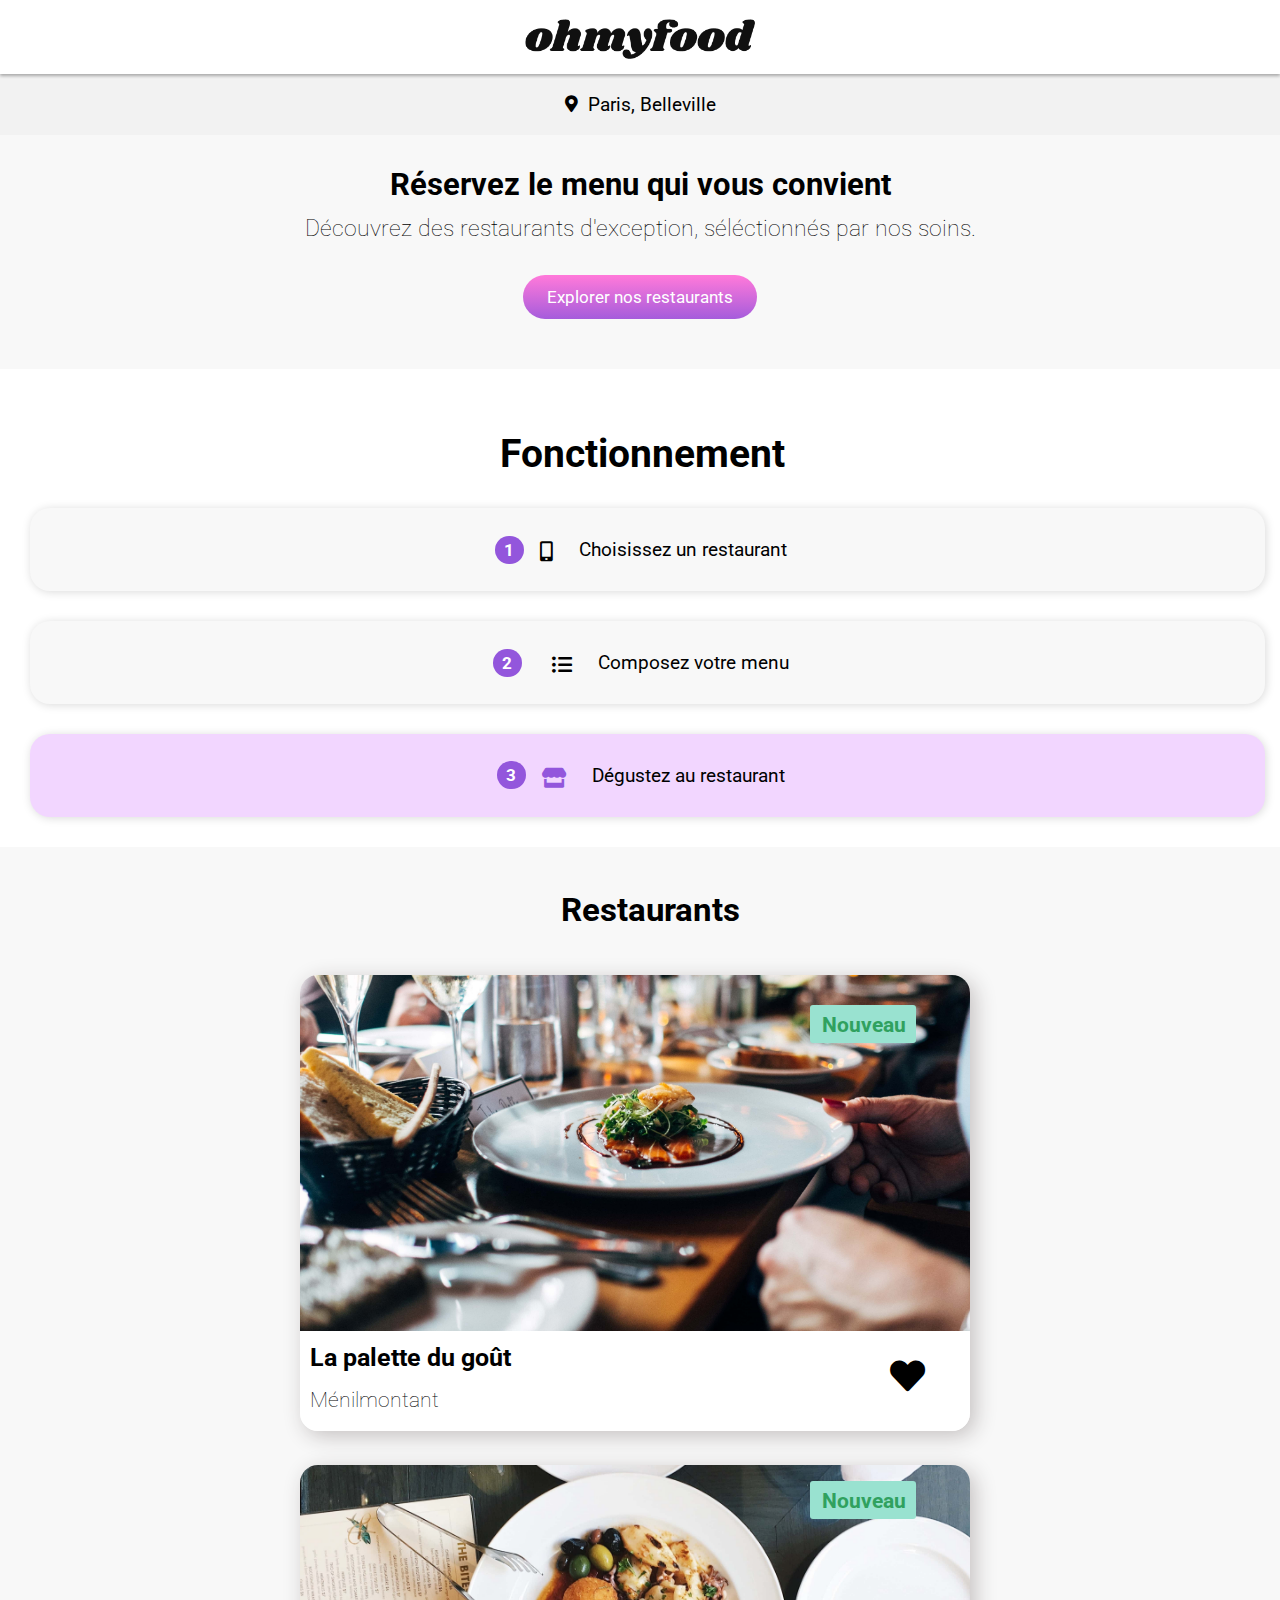
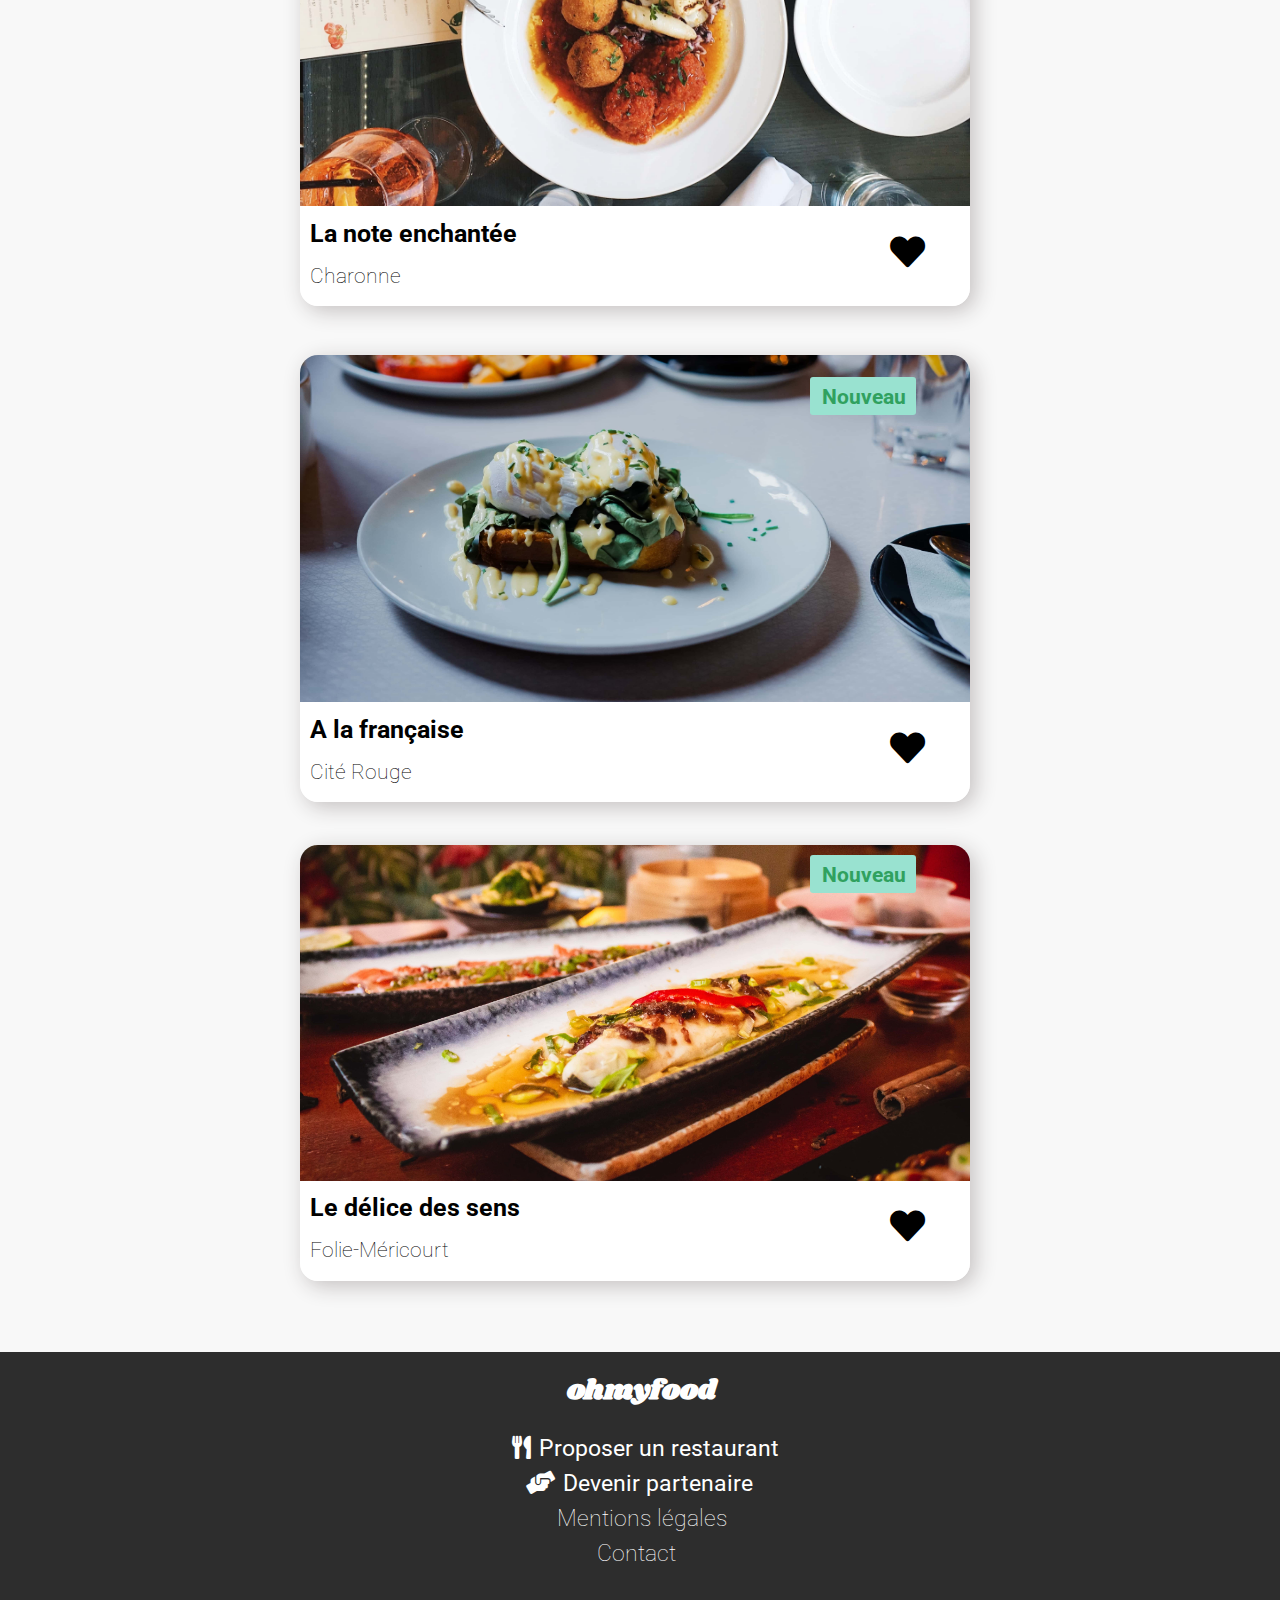
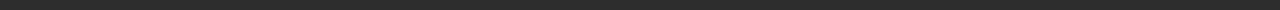
<file: index.html>
<!DOCTYPE html>
<html lang="fr">
        <head>
            <meta charset="UTF-8" />
            <meta name="viewport" content="width=device-width, initial-scale=1.0" />
            <link rel="stylesheet" href="assets/css/style.css" />
            <link rel="stylesheet" href="https://cdnjs.cloudflare.com/ajax/libs/font-awesome/5.14.0/css/all.min.css" />
            <link href="https://fonts.googleapis.com/css2?family=Roboto:wght@300;500&family=Shrikhand&display=swap" rel="stylesheet" />
            <title>OhMyFood</title>
        </head>

        <body>

             <div class="loading_spinner"><i class="fas fa-spinner spinner"></i></div>
             <header>
                 <figure>
                     <a href="index.html" id="header_icon"><img src="assets/images/logo/ohmyfood.png" alt="logo" class="logo" ></a>
                 </figure>
             </header>

             <section class="welcome">
                 <div class="city">
                    <i class="fas fa-map-marker-alt fa-sm"></i>
                    <p>Paris, Belleville</p>
                 </div>
                 <div class="explore">
                     <h1>Réservez le menu qui vous convient</h1>
                     <p>Découvrez des restaurants d'exception, séléctionnés par nos soins.</p>
                     <a href="#restaurants_anchor" class="explore_button">Explorer nos restaurants</a>
                 </div>
             </section>

             <section class="how_is_work">
                 <h2>Fonctionnement</h2>
                 <div class="number_one">
                     <h3>1</h3>
                     <i class="fas fa-mobile-alt"></i>
                     <p>Choisissez un restaurant</p>
                 </div>
                 <div class="number_two">
                     <h3>2</h3>
                     <i class="fas fa-list-ul"></i>
                     <p>Composez votre menu</p>
                 </div>
                 <div class="number_three">
                     <h3>3</h3>
                     <i class="fas fa-store"></i>
                     <p>Dégustez au restaurant</p>
                 </div>
             </section>

             <section class="restaurants" id="restaurants_anchor">
                 <h3 class="categories_title">Restaurants</h3>
                 <div class="restaurants_box">
                     <div class="restaurants_cards">
                         <figure>
                         <a href="menu_one.html"><img src="assets/images/restaurants/la_palette_du_gout.jpg" alt="La palette du goût" ></a>
                         </figure>
                         <span>Nouveau</span>
                         <h4>La palette du goût</h4>
                         <p>Ménilmontant</p>
                         <div class="heart">
                            <i class="fas fa-heart"></i>
                         </div>
                     </div>
                     <div class="restaurants_cards">
                         <figure>
                         <a href="menu_two.html"><img src="assets/images/restaurants/la_note_enchantee.jpg" alt="La note enchantée" ></a>
                         </figure>
                         <span>Nouveau</span>
                         <h4>La note enchantée</h4>
                         <p>Charonne</p>
                         <div class="heart">
                            <i class="fas fa-heart"></i>
                         </div>
                     </div>
                     <div class="restaurants_cards">
                         <figure>
                         <a href="menu_three.html"><img src="assets/images/restaurants/a_la_francaise.jpg" alt="A la française" ></a>
                         </figure>
                         <span>Nouveau</span>
                         <h4>A la française</h4>
                         <p>Cité Rouge</p>
                         <div class="heart">
                            <i class="fas fa-heart"></i>
                         </div>
                     </div>
                     <div class="restaurants_cards">
                         <figure>
                         <a href="menu_four.html"><img src="assets/images/restaurants/le_delice_des_sens.jpg" alt="Le délice des sens" ></a>
                         </figure>
                         <span>Nouveau</span>
                         <h4>Le délice des sens</h4>
                         <p>Folie-Méricourt</p>
                         <div class="heart">
                            <i class="fas fa-heart"></i>
                         </div>
                     </div>
                 </div>
             </section>

             <footer>
                 <div>
                     <div class="footer">
                         <a href="#header_icon"><h1>ohmyfood</h1></a>
                         <ul>
                            <li><i class="fas fa-utensils" id="forks"></i><a href="#">Proposer un restaurant</a></li>
                            <li><i class="fas fa-hands-helping" id="deal"></i><a href="#">Devenir partenaire</a></li>
                            <li><a href="#">Mentions légales</a></li>
                            <li><a href="mailto:ohmyfood_contact@gmail.com">Contact</a></li>
                         </ul>
                     </div>
                 </div>
             </footer>

        </body>
</html>
</file>
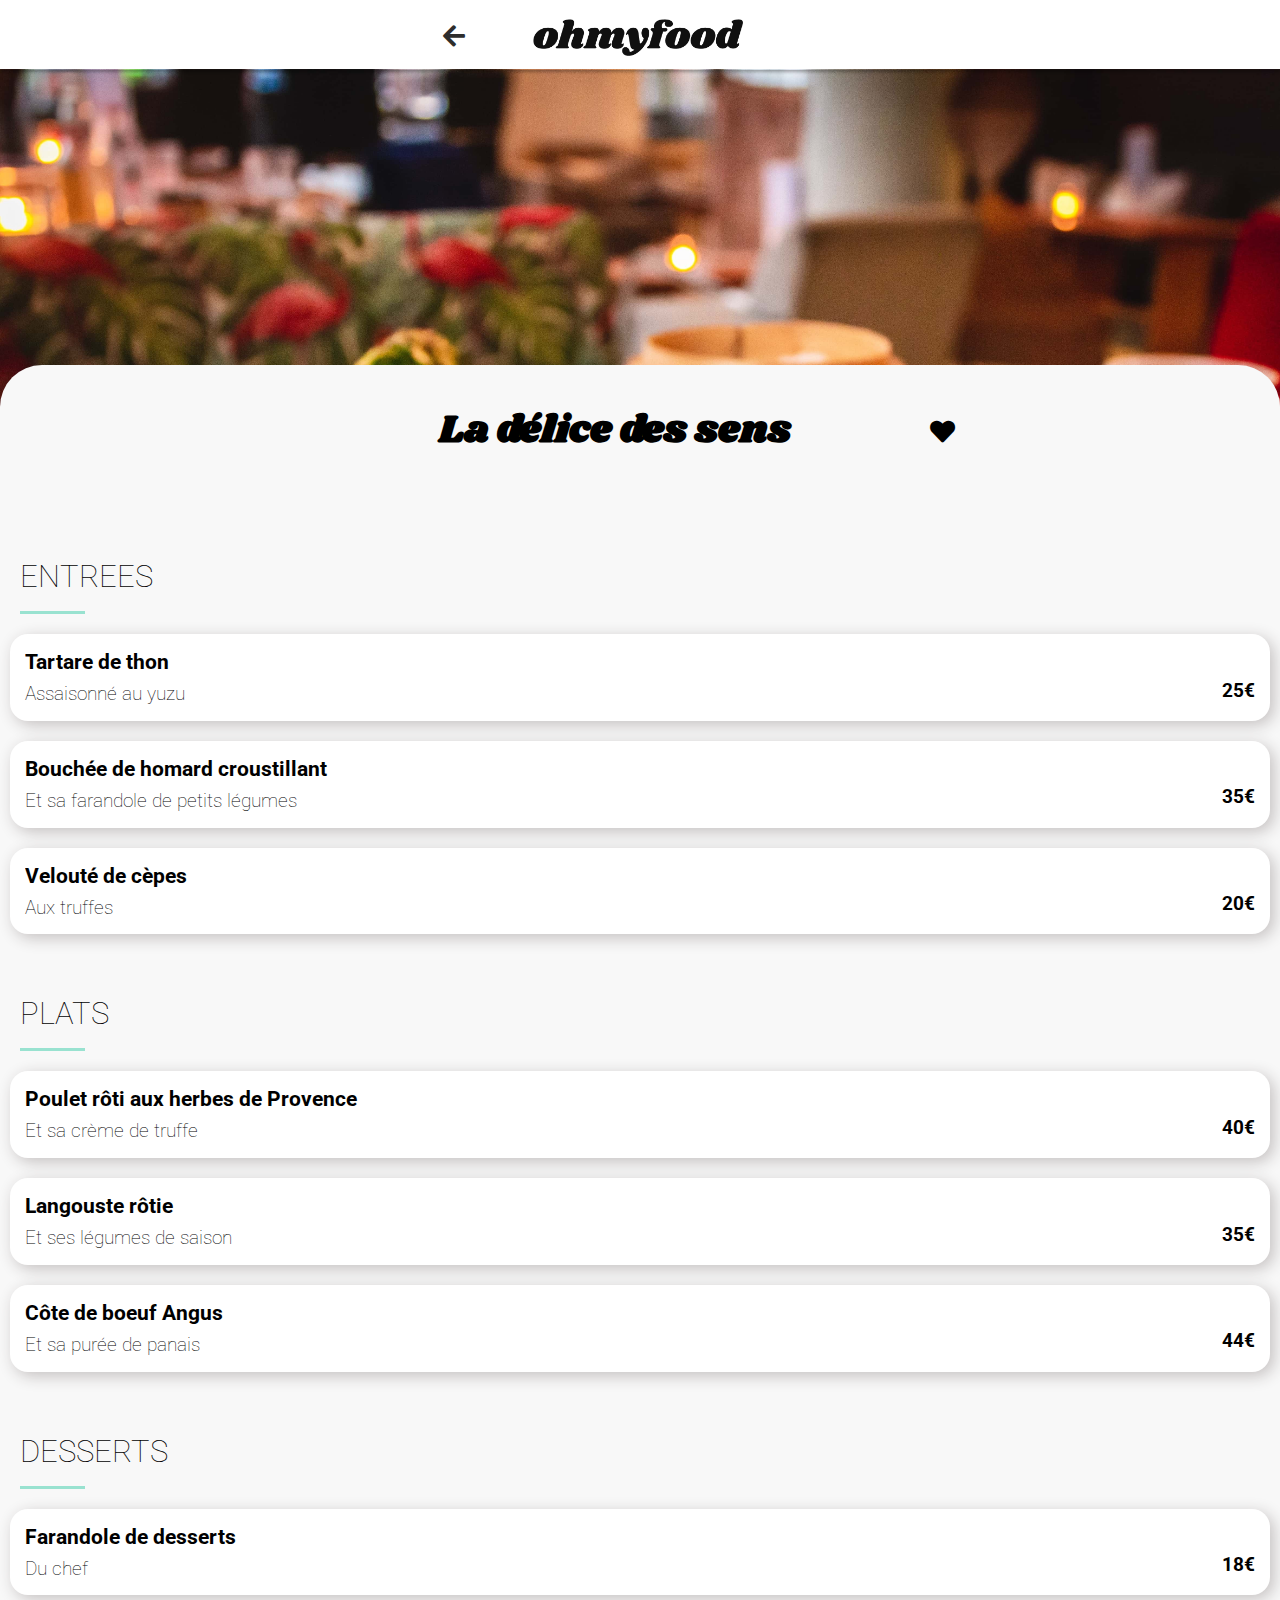
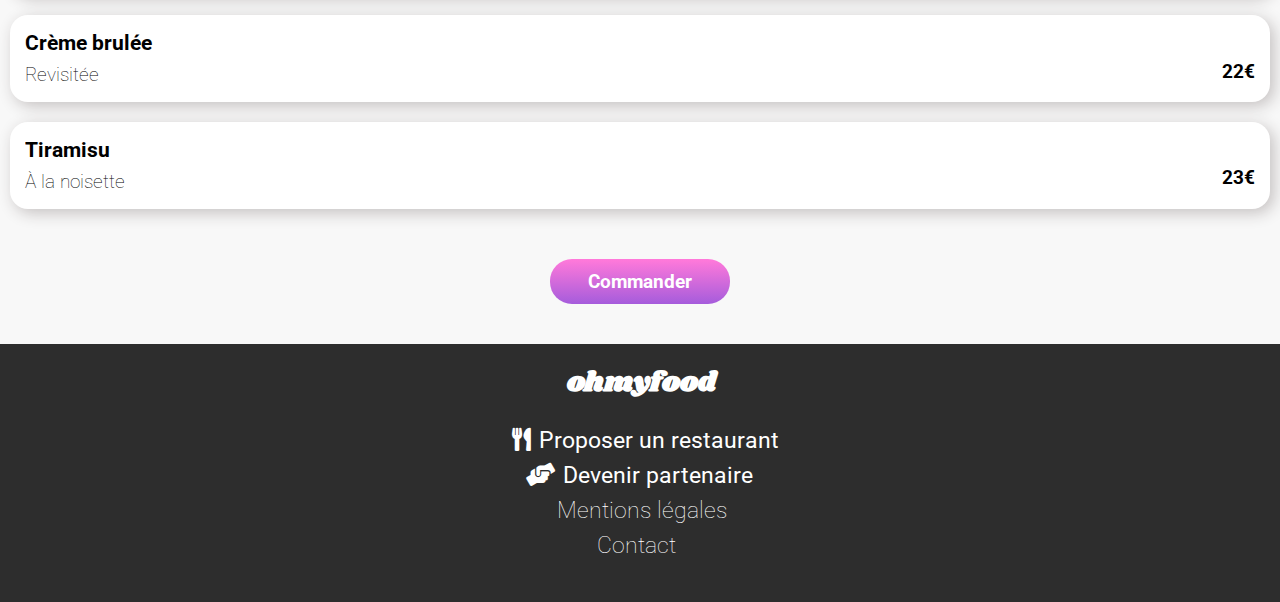
<file: menu_four.html>
<!DOCTYPE html>
<html lang="fr">
        <head>
            <meta charset="UTF-8" />
            <meta name="viewport" content="width=device-width, initial-scale=1.0" />
            <link rel="stylesheet" href="assets/css/style.css" />
            <link rel="stylesheet" href="https://cdnjs.cloudflare.com/ajax/libs/font-awesome/5.14.0/css/all.min.css" />
            <link href="https://fonts.googleapis.com/css2?family=Roboto:wght@300;500&family=Shrikhand&display=swap" rel="stylesheet" />
            <title>La Délice des Sens</title>
        </head>

        <body class="menu_pages">

            <header class="menu_header">
                <div class="arrow_return">
                    <a href="index.html#restaurants_anchor"><i class="fas fa-arrow-left"></i></a>
                    </div>
                <div class="logo">
                    <figure>
                        <a href="index.html" id="menu_logo"><img src="assets/images/logo/ohmyfood.png" alt="logo" ></a>
                    </figure>
                </div>
            </header>

        <div class="container">

            <section class="welcome_image">
                <div class="restaurant_image">
                    <figure>
                        <img src="assets/images/restaurants/le_delice_des_sens_menu.jpg" alt="Image Restaurant" >
                    </figure>
                </div>
            </section>

            <section class="menu">
                <h2>La délice des sens</h2>
                <div class="heart_menu">
                    <i class="fas fa-heart"></i>
                </div>
                <div class="menu_cards">
                <div class="starters">
                    <h3>ENTREES</h3>
                    <div class="border"></div>
                    <div class="starters_cards">
                        <div class="starters_meal">
                            <h4 class="starters_names">Tartare de thon</h4>
                            <span class="starters_side_dish">Assaisonné au yuzu</span>
                        </div>
                            <p class="price">25€</p>
                            <div class="check_icon">
                                <span class="check far fa-check-circle"></span>
                            </div>
                        </div>              
                        <div class="starters_cards">
                            <div class="starters_meal">
                                <h4 class="starters_names">Bouchée de homard croustillant </h4>
                                <span class="starters_side_dish">Et sa farandole de petits légumes</span>
                            </div>
                                <p class="price">35€</p>
                            <div class="check_icon">
                                <span class="check far fa-check-circle"></span>
                            </div>
                        </div>                   
                        <div class="starters_cards">
                            <div class="starters_meal">
                                <h4 class="starters_names">Velouté de cèpes </h4>
                                <span class="starters_side_dish">Aux truffes</span>
                            </div>
                                <p class="price">20€</p>
                            <div class="check_icon">
                                <span class="check far fa-check-circle"></span>
                            </div>
                        </div>      
                    </div>
                    <div class="dishes">
                        <h3>PLATS</h3>
                        <div class="border"></div>
                        <div class="dishes_cards">
                            <div class="dishes_meal">
                                <h4 class="dishes_names">Poulet rôti aux herbes de Provence </h4>
                                <span class="dishes_side_dish">Et sa crème de truffe</span>
                            </div>
                                <p class="price">40€</p>
                            <div class="check_icon">
                                <span class="check far fa-check-circle"></span>
                            </div>
                        </div>                      
                        <div class="dishes_cards">
                            <div class="dishes_meal">
                                <h4 class="dishes_names">Langouste rôtie</h4>
                                <span class="dishes_side_dish">Et ses légumes de saison</span>
                            </div>
                                <p class="price">35€</p>
                            <div class="check_icon">
                                <span class="check far fa-check-circle"></span>
                            </div>
                        </div>                    
                        <div class="dishes_cards">
                            <div class="dishes_meal">
                                <h4 class="dishes_names">Côte de boeuf Angus </h4>
                                <span class="dishes_side_dish">Et sa purée de panais</span>
                            </div>
                                <p class="price">44€</p>
                            <div class="check_icon">
                                <span class="check far fa-check-circle"></span>
                            </div>
                        </div>
                    </div>
                    <div class="desserts">
                        <h3>DESSERTS</h3>
                        <div class="border"></div>
                        <div class="desserts_cards">
                            <div class="desserts_meal">
                                <h4 class="desserts_names">Farandole de desserts</h4>
                                <span class="desserts_side_dish">Du chef</span>
                            </div>
                                <p class="price">18€</p>
                            <div class="check_icon">
                                <span class="check far fa-check-circle"></span>
                            </div>
                        </div>          
                        <div class="desserts_cards">
                            <div class="desserts_meal">
                                <h4 class="desserts_names">Crème brulée </h4>
                                <span class="desserts_side_dish">Revisitée</span>
                            </div>
                                <p class="price">22€</p>
                            <div class="check_icon">
                                <span class="check far fa-check-circle"></span>
                            </div>
                        </div>                       
                        <div class="desserts_cards">
                            <div class="desserts_meal">
                                <h4 class="desserts_names">Tiramisu </h4>
                                <span class="desserts_side_dish">À la noisette</span>
                            </div>
                                <p class="price">23€</p>
                            <div class="check_icon">
                                <span class="check far fa-check-circle"></span>
                            </div>
                        </div>
                    </div>
                </div>
                </section>

            <aside>
                <div class="order_button">
                    <h5>Commander</h5>
                </div>
            </aside>

        </div>

        <footer>
            <div>
                <div class="footer">
                    <a href="#menu_logo"><h1>ohmyfood</h1></a>
                    <ul>
                       <li><i class="fas fa-utensils" id="forks"></i><a href="#">Proposer un restaurant</a></li>
                       <li><i class="fas fa-hands-helping" id="deal"></i><a href="#">Devenir partenaire</a></li>
                       <li><a href="#">Mentions légales</a></li>
                       <li><a href="#">Contact</a></li>
                    </ul>
                </div>
            </div>
        </footer>

        </body>
</html>
</file>
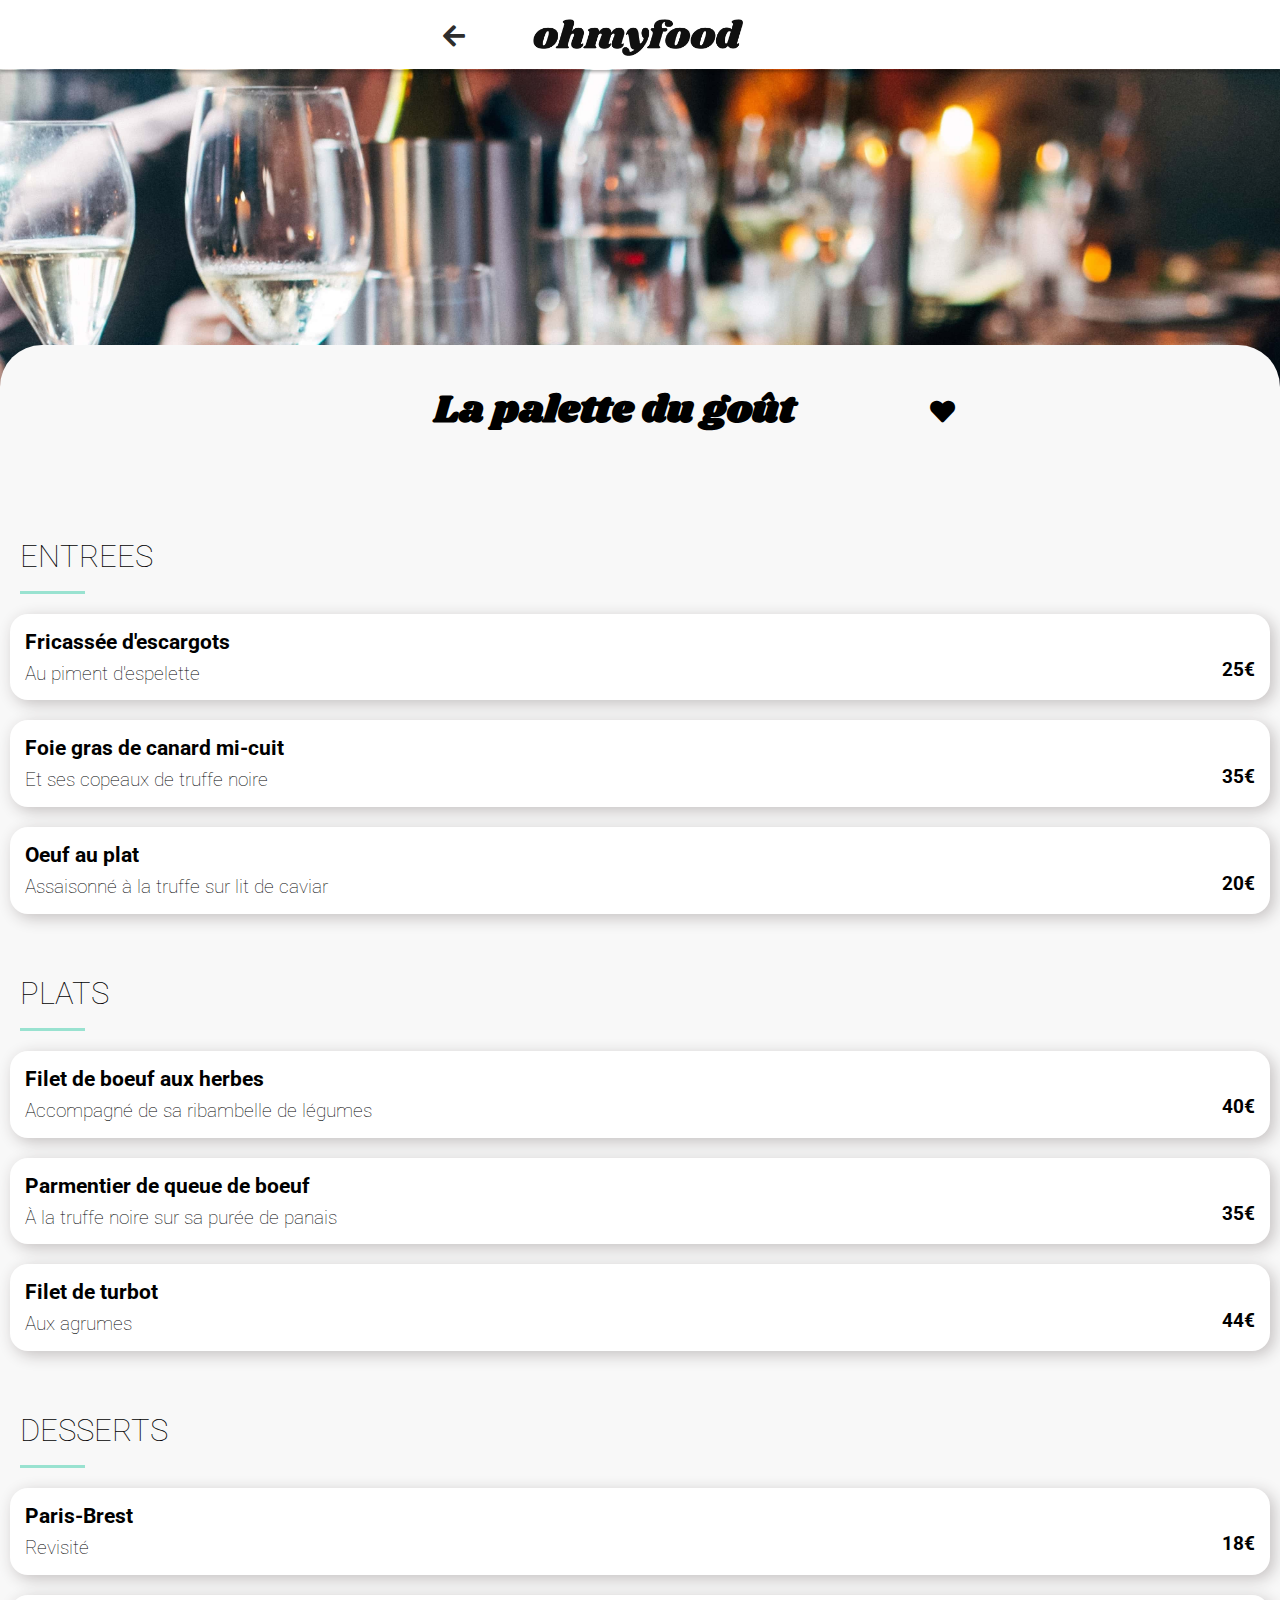
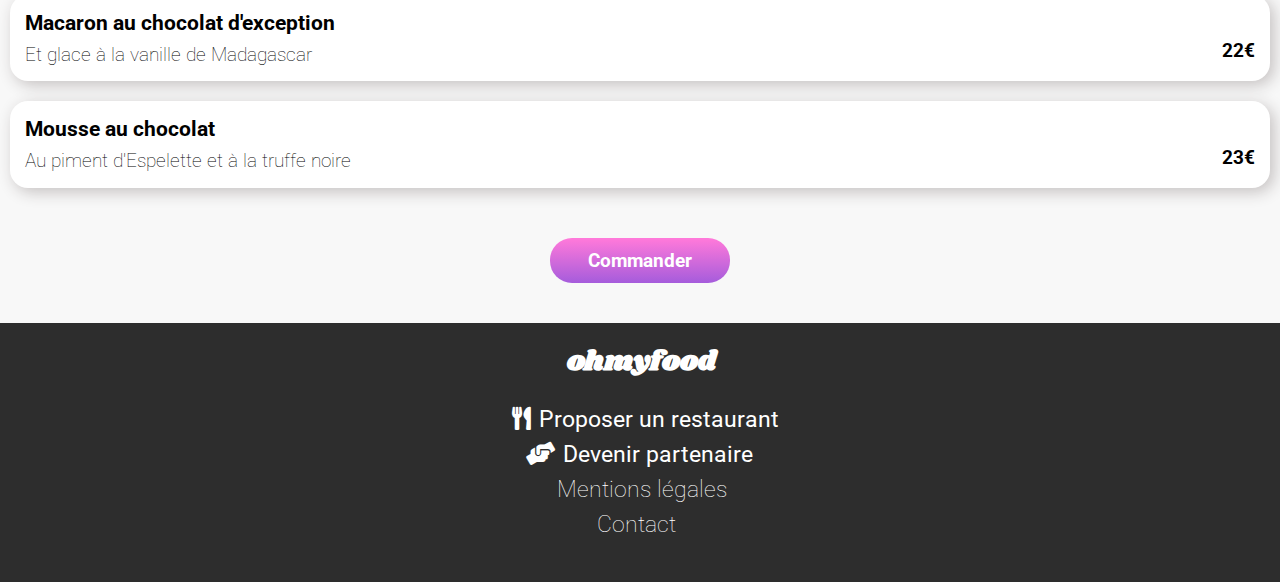
<file: menu_one.html>
<!DOCTYPE html>
<html lang="fr">
        <head>
            <meta charset="UTF-8" />
            <meta name="viewport" content="width=device-width, initial-scale=1.0" />
            <link rel="stylesheet" href="assets/css/style.css" />
            <link rel="stylesheet" href="https://cdnjs.cloudflare.com/ajax/libs/font-awesome/5.14.0/css/all.min.css" />
            <link href="https://fonts.googleapis.com/css2?family=Roboto:wght@300;500&family=Shrikhand&display=swap" rel="stylesheet" />
            <title>La Palette du Goût</title>
        </head>

        <body class="menu_pages">

            <header class="menu_header">
                <div class="arrow_return">
                    <a href="index.html#restaurants_anchor"><i class="fas fa-arrow-left"></i></a>
                    </div>
                <div class="logo">
                    <figure>
                        <a href="index.html" id="menu_logo"><img src="assets/images/logo/ohmyfood.png" alt="logo" ></a>
                    </figure>
                </div>
            </header>

        <div class="container">

            <section class="welcome_image">
                <div class="restaurant_image">
                    <figure>
                        <img src="assets/images/restaurants/la_palette_du_gout_menu.jpg" alt="Image Restaurant" >
                    </figure>
                </div>
            </section>

            <section class="menu">
                <h2>La palette du goût</h2>
                <div class="heart_menu">
                    <i class="fas fa-heart"></i>
                </div>
                <div class="menu_cards">
                <div class="starters">
                    <h3>ENTREES</h3>
                    <div class="border"></div>
                    <div class="starters_cards">
                        <div class="starters_meal">
                            <h4 class="starters_names">Fricassée d'escargots</h4>
                            <span class="starters_side_dish">Au piment d'espelette</span>
                        </div>
                            <p class="price">25€</p>
                            <div class="check_icon">
                                <span class="check far fa-check-circle"></span>
                            </div>
                        </div>              
                        <div class="starters_cards">
                            <div class="starters_meal">
                                <h4 class="starters_names">Foie gras de canard mi-cuit</h4>
                                <span class="starters_side_dish">Et ses copeaux de truffe noire</span>
                            </div>
                                <p class="price">35€</p>
                            <div class="check_icon">
                                <span class="check far fa-check-circle"></span>
                            </div>
                        </div>                   
                        <div class="starters_cards">
                            <div class="starters_meal">
                                <h4 class="starters_names">Oeuf au plat</h4>
                                <span class="starters_side_dish">Assaisonné à la truffe sur lit de caviar</span>
                            </div>
                                <p class="price">20€</p>
                            <div class="check_icon">
                                <span class="check far fa-check-circle"></span>
                            </div>
                        </div>      
                    </div>
                    <div class="dishes">
                        <h3>PLATS</h3>
                        <div class="border"></div>
                        <div class="dishes_cards">
                            <div class="dishes_meal">
                                <h4 class="dishes_names">Filet de boeuf aux herbes</h4>
                                <span class="dishes_side_dish">Accompagné de sa ribambelle de légumes</span>
                            </div>
                                <p class="price">40€</p>
                            <div class="check_icon">
                                <span class="check far fa-check-circle"></span>
                            </div>
                        </div>                      
                        <div class="dishes_cards">
                            <div class="dishes_meal">
                                <h4 class="dishes_names">Parmentier de queue de boeuf</h4>
                                <span class="dishes_side_dish">À la truffe noire sur sa purée de panais</span>
                            </div>
                                <p class="price">35€</p>
                            <div class="check_icon">
                                <span class="check far fa-check-circle"></span>
                            </div>
                        </div>                    
                        <div class="dishes_cards">
                            <div class="dishes_meal">
                                <h4 class="dishes_names">Filet de turbot</h4>
                                <span class="dishes_side_dish">Aux agrumes</span>
                            </div>
                                <p class="price">44€</p>
                            <div class="check_icon">
                                <span class="check far fa-check-circle"></span>
                            </div>
                        </div>
                    </div>
                    <div class="desserts">
                        <h3>DESSERTS</h3>
                        <div class="border"></div>
                        <div class="desserts_cards">
                            <div class="desserts_meal">
                                <h4 class="desserts_names">Paris-Brest</h4>
                                <span class="desserts_side_dish">Revisité</span>
                            </div>
                                <p class="price">18€</p>
                            <div class="check_icon">
                                <span class="check far fa-check-circle"></span>
                            </div>
                        </div>          
                        <div class="desserts_cards">
                            <div class="desserts_meal">
                                <h4 class="desserts_names">Macaron au chocolat d'exception</h4>
                                <span class="desserts_side_dish">Et glace à la vanille de Madagascar</span>
                            </div>
                                <p class="price">22€</p>
                            <div class="check_icon">
                                <span class="check far fa-check-circle"></span>
                            </div>
                        </div>                       
                        <div class="desserts_cards">
                            <div class="desserts_meal">
                                <h4 class="desserts_names">Mousse au chocolat</h4>
                                <span class="desserts_side_dish">Au piment d'Espelette et à la truffe noire</span>
                            </div>
                                <p class="price">23€</p>
                            <div class="check_icon">
                                <span class="check far fa-check-circle"></span>
                            </div>
                        </div>
                    </div>
                </div>
                </section>
    
                <aside>
                    <div class="order_button">
                        <h5>Commander</h5>
                    </div>
                </aside>
    
             </div>
    
                <footer>
                    <div>
                        <div class="footer">
                            <a href="#menu_logo"><h1>ohmyfood</h1></a>
                            <ul>
                               <li><i class="fas fa-utensils" id="forks"></i><a href="#">Proposer un restaurant</a></li>
                               <li><i class="fas fa-hands-helping" id="deal"></i><a href="#">Devenir partenaire</a></li>
                               <li><a href="#">Mentions légales</a></li>
                               <li><a href="#">Contact</a></li>
                            </ul>
                        </div>
                    </div>
                </footer>
</file>
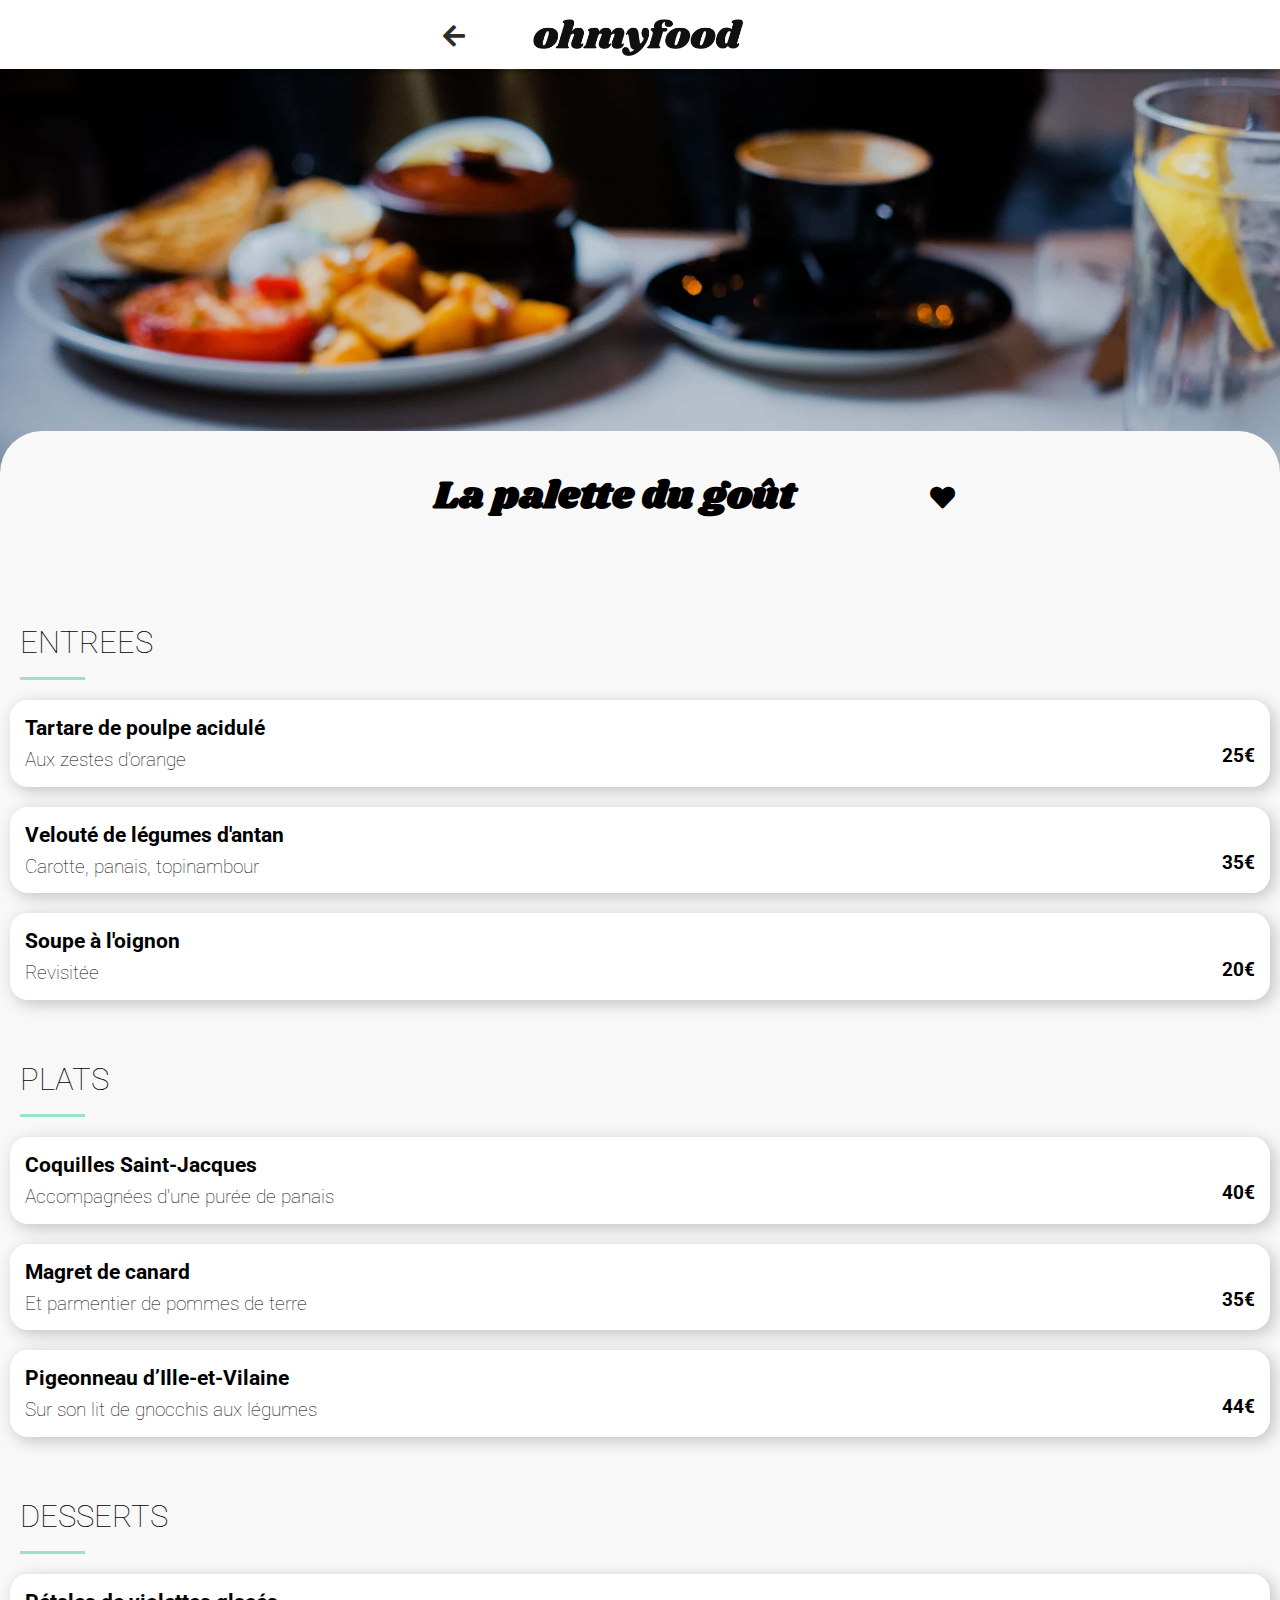
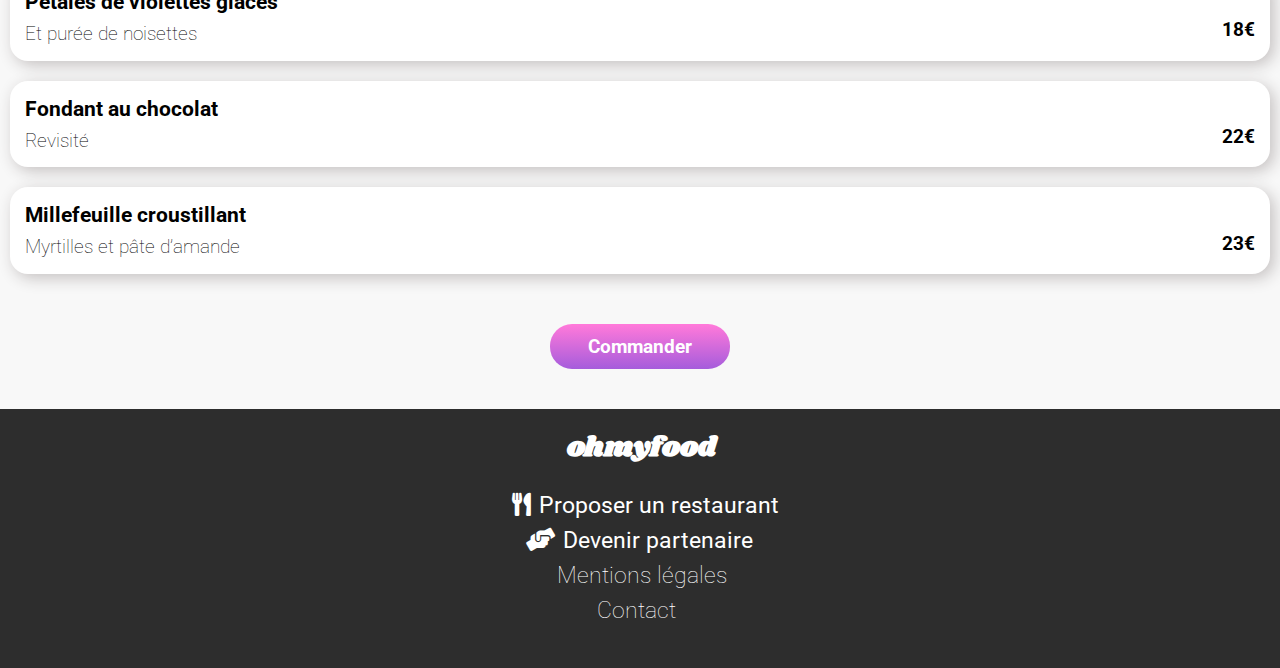
<file: menu_three.html>
<!DOCTYPE html>
<html lang="fr">
        <head>
            <meta charset="UTF-8" />
            <meta name="viewport" content="width=device-width, initial-scale=1.0" />
            <link rel="stylesheet" href="assets/css/style.css" />
            <link rel="stylesheet" href="https://cdnjs.cloudflare.com/ajax/libs/font-awesome/5.14.0/css/all.min.css" />
            <link href="https://fonts.googleapis.com/css2?family=Roboto:wght@300;500&family=Shrikhand&display=swap" rel="stylesheet" />
            <title>A La Française</title>
        </head>

        <body class="menu_pages">

            <header class="menu_header">
                <div class="arrow_return">
                    <a href="index.html#restaurants_anchor"><i class="fas fa-arrow-left"></i></a>
                    </div>
                <div class="logo">
                    <figure>
                        <a href="index/html" id="menu_logo"><img src="assets/images/logo/ohmyfood.png" alt="logo" ></a>
                    </figure>
                </div>
            </header>

        <div class="container">

            <section class="welcome_image">
                <div class="restaurant_image">
                    <figure>
                        <img src="assets/images/restaurants/a_la_francaise_menu.jpg" alt="Image Restaurant" >
                    </figure>
                </div>
            </section>

            <section class="menu">
                <h2>La palette du goût</h2>
                <div class="heart_menu">
                    <i class="fas fa-heart"></i>
                </div>
                <div class="menu_cards">
                <div class="starters">
                    <h3>ENTREES</h3>
                    <div class="border"></div>
                    <div class="starters_cards">
                        <div class="starters_meal">
                            <h4 class="starters_names">Tartare de poulpe acidulé</h4>
                            <span class="starters_side_dish">Aux zestes d'orange</span>
                        </div>
                            <p class="price">25€</p>
                            <div class="check_icon">
                                <span class="check far fa-check-circle"></span>
                            </div>
                        </div>              
                        <div class="starters_cards">
                            <div class="starters_meal">
                                <h4 class="starters_names">Velouté de légumes d'antan</h4>
                                <span class="starters_side_dish">Carotte, panais, topinambour</span>
                            </div>
                                <p class="price">35€</p>
                            <div class="check_icon">
                                <span class="check far fa-check-circle"></span>
                            </div>
                        </div>                   
                        <div class="starters_cards">
                            <div class="starters_meal">
                                <h4 class="starters_names">Soupe à l'oignon</h4>
                                <span class="starters_side_dish">Revisitée</span>
                            </div>
                                <p class="price">20€</p>
                            <div class="check_icon">
                                <span class="check far fa-check-circle"></span>
                            </div>
                        </div>      
                    </div>
                    <div class="dishes">
                        <h3>PLATS</h3>
                        <div class="border"></div>
                        <div class="dishes_cards">
                            <div class="dishes_meal">
                                <h4 class="dishes_names">Coquilles Saint-Jacques</h4>
                                <span class="dishes_side_dish">Accompagnées d'une purée de panais</span>
                            </div>
                                <p class="price">40€</p>
                            <div class="check_icon">
                                <span class="check far fa-check-circle"></span>
                            </div>
                        </div>                      
                        <div class="dishes_cards">
                            <div class="dishes_meal">
                                <h4 class="dishes_names">Magret de canard</h4>
                                <span class="dishes_side_dish">Et parmentier de pommes de terre</span>
                            </div>
                                <p class="price">35€</p>
                            <div class="check_icon">
                                <span class="check far fa-check-circle"></span>
                            </div>
                        </div>                    
                        <div class="dishes_cards">
                            <div class="dishes_meal">
                                <h4 class="dishes_names">Pigeonneau d’Ille-et-Vilaine</h4>
                                <span class="dishes_side_dish">Sur son lit de gnocchis aux légumes</span>
                            </div>
                                <p class="price">44€</p>
                            <div class="check_icon">
                                <span class="check far fa-check-circle"></span>
                            </div>
                        </div>
                    </div>
                    <div class="desserts">
                        <h3>DESSERTS</h3>
                        <div class="border"></div>
                        <div class="desserts_cards">
                            <div class="desserts_meal">
                                <h4 class="desserts_names">Pétales de violettes glacés</h4>
                                <span class="desserts_side_dish">Et purée de noisettes</span>
                            </div>
                                <p class="price">18€</p>
                            <div class="check_icon">
                                <span class="check far fa-check-circle"></span>
                            </div>
                        </div>          
                        <div class="desserts_cards">
                            <div class="desserts_meal">
                                <h4 class="desserts_names">Fondant au chocolat</h4>
                                <span class="desserts_side_dish">Revisité</span>
                            </div>
                                <p class="price">22€</p>
                            <div class="check_icon">
                                <span class="check far fa-check-circle"></span>
                            </div>
                        </div>                       
                        <div class="desserts_cards">
                            <div class="desserts_meal">
                                <h4 class="desserts_names">Millefeuille croustillant</h4>
                                <span class="desserts_side_dish">Myrtilles et pâte d’amande</span>
                            </div>
                                <p class="price">23€</p>
                            <div class="check_icon">
                                <span class="check far fa-check-circle"></span>
                            </div>
                        </div>
                    </div>
                </div>
                </section>

            <aside>
                <div class="order_button">
                    <h5>Commander</h5>
                </div>
            </aside>

        </div>

        <footer>
            <div>
                <div class="footer">
                    <a href="#menu_logo"><h1>ohmyfood</h1></a>
                    <ul>
                       <li><i class="fas fa-utensils" id="forks"></i><a href="#">Proposer un restaurant</a></li>
                       <li><i class="fas fa-hands-helping" id="deal"></i><a href="#">Devenir partenaire</a></li>
                       <li><a href="#">Mentions légales</a></li>
                       <li><a href="#">Contact</a></li>
                    </ul>
                </div>
            </div>
        </footer>

        </body>
</html>
</file>
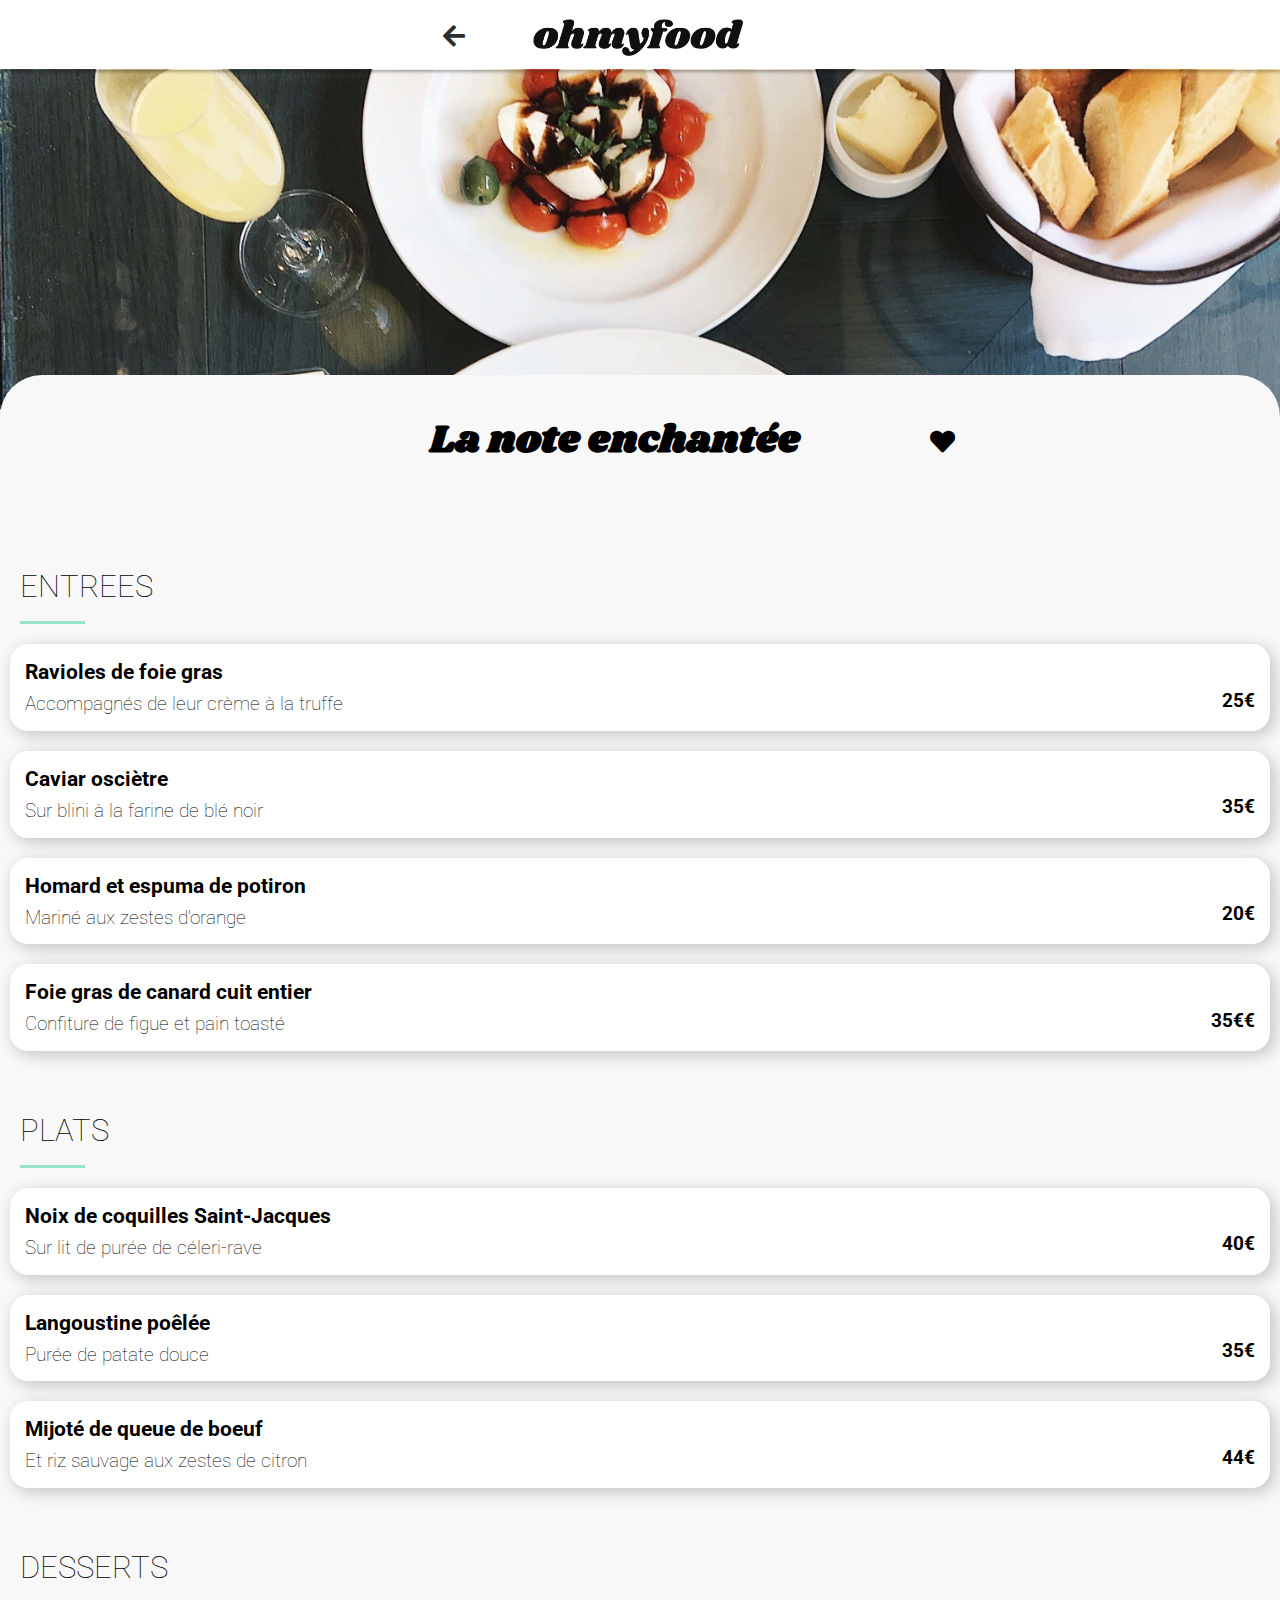
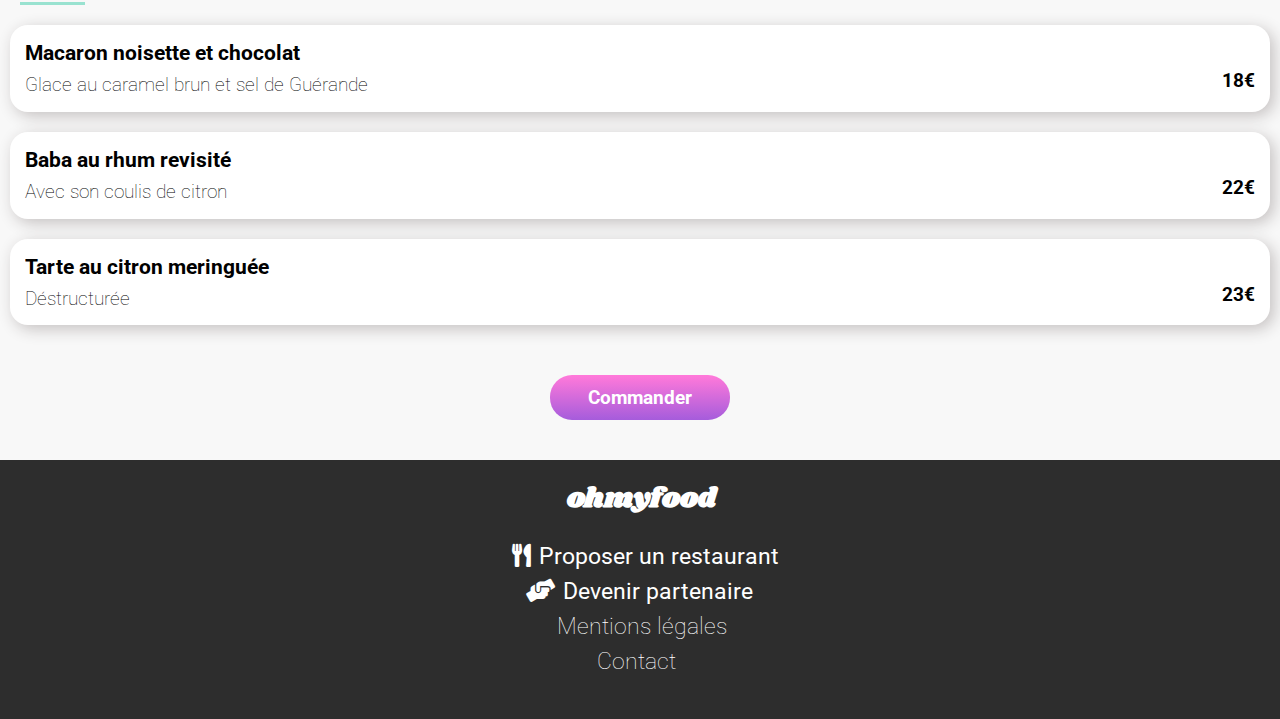
<file: menu_two.html>
<!DOCTYPE html>
<html lang="fr">
        <head>
            <meta charset="UTF-8" />
            <meta name="viewport" content="width=device-width, initial-scale=1.0" />
            <link rel="stylesheet" href="assets/css/style.css" />
            <link rel="stylesheet" href="https://cdnjs.cloudflare.com/ajax/libs/font-awesome/5.14.0/css/all.min.css" />
            <link href="https://fonts.googleapis.com/css2?family=Roboto:wght@300;500&family=Shrikhand&display=swap" rel="stylesheet" />
            <title>La note enchantée</title>
        </head>

        <body class="menu_pages">

            <header class="menu_header">
                <div class="arrow_return">
                    <a href="index.html#restaurants_anchor"><i class="fas fa-arrow-left"></i></a>
                    </div>
                <div class="logo">
                    <figure>
                        <a href="index.html" id="menu_logo"><img src="assets/images/logo/ohmyfood.png" alt="logo" ></a>
                    </figure>
                </div>
            </header>

        <div class="container">

            <section class="welcome_image">
                <div class="restaurant_image">
                    <figure>
                        <img src="assets/images/restaurants/la_note_enchantee_menu.jpg" alt="Image Restaurant" >
                    </figure>
                </div>
            </section>

            <section class="menu">
                <h2>La note enchantée</h2>
                <div class="heart_menu">
                    <i class="fas fa-heart"></i>
                </div>
                <div class="menu_cards">
                <div class="starters">
                    <h3>ENTREES</h3>
                    <div class="border"></div>
                    <div class="starters_cards">
                        <div class="starters_meal">
                            <h4 class="starters_names">Ravioles de foie gras </h4>
                            <span class="starters_side_dish">Accompagnés de leur crème à la truffe</span>
                        </div>
                            <p class="price">25€</p>
                            <div class="check_icon">
                                <span class="check far fa-check-circle"></span>
                            </div>
                        </div>              
                        <div class="starters_cards">
                            <div class="starters_meal">
                                <h4 class="starters_names">Caviar osciètre</h4>
                                <span class="starters_side_dish">Sur blini à la farine de blé noir</span>
                            </div>
                                <p class="price">35€</p>
                            <div class="check_icon">
                                <span class="check far fa-check-circle"></span>
                            </div>
                        </div>                   
                        <div class="starters_cards">
                            <div class="starters_meal">
                                <h4 class="starters_names">Homard et espuma de potiron</h4>
                                <span class="starters_side_dish">Mariné aux zestes d'orange</span>
                            </div>
                                <p class="price">20€</p>
                            <div class="check_icon">
                                <span class="check far fa-check-circle"></span>
                            </div>
                        </div>
                        <div class="starters_cards">
                            <div class="starters_meal">
                                <h4 class="starters_names">Foie gras de canard cuit entier</h4>
                                <span class="starters_side_dish">Confiture de figue et pain toasté</span>
                            </div>
                                <p class="price">35€€</p>
                            <div class="check_icon">
                                <span class="check far fa-check-circle"></span>
                            </div>
                        </div>      
                    </div>
                    <div class="dishes">
                        <h3>PLATS</h3>
                        <div class="border"></div>
                        <div class="dishes_cards">
                            <div class="dishes_meal">
                                <h4 class="dishes_names">Noix de coquilles Saint-Jacques</h4>
                                <span class="dishes_side_dish">Sur lit de purée de céleri-rave</span>
                            </div>
                                <p class="price">40€</p>
                            <div class="check_icon">
                                <span class="check far fa-check-circle"></span>
                            </div>
                        </div>                      
                        <div class="dishes_cards">
                            <div class="dishes_meal">
                                <h4 class="dishes_names">Langoustine poêlée</h4>
                                <span class="dishes_side_dish">Purée de patate douce</span>
                            </div>
                                <p class="price">35€</p>
                            <div class="check_icon">
                                <span class="check far fa-check-circle"></span>
                            </div>
                        </div>                    
                        <div class="dishes_cards">
                            <div class="dishes_meal">
                                <h4 class="dishes_names">Mijoté de queue de boeuf</h4>
                                <span class="dishes_side_dish">Et riz sauvage aux zestes de citron</span>
                            </div>
                                <p class="price">44€</p>
                            <div class="check_icon">
                                <span class="check far fa-check-circle"></span>
                            </div>
                        </div>
                    </div>
                    <div class="desserts">
                        <h3>DESSERTS</h3>
                        <div class="border"></div>
                        <div class="desserts_cards">
                            <div class="desserts_meal">
                                <h4 class="desserts_names">Macaron noisette et chocolat</h4>
                                <span class="desserts_side_dish">Glace au caramel brun et sel de Guérande</span>
                            </div>
                                <p class="price">18€</p>
                            <div class="check_icon">
                                <span class="check far fa-check-circle"></span>
                            </div>
                        </div>          
                        <div class="desserts_cards">
                            <div class="desserts_meal">
                                <h4 class="desserts_names">Baba au rhum revisité</h4>
                                <span class="desserts_side_dish">Avec son coulis de citron</span>
                            </div>
                                <p class="price">22€</p>
                            <div class="check_icon">
                                <span class="check far fa-check-circle"></span>
                            </div>
                        </div>                       
                        <div class="desserts_cards">
                            <div class="desserts_meal">
                                <h4 class="desserts_names">Tarte au citron meringuée </h4>
                                <span class="desserts_side_dish">Déstructurée</span>
                            </div>
                                <p class="price">23€</p>
                            <div class="check_icon">
                                <span class="check far fa-check-circle"></span>
                            </div>
                        </div>
                    </div>
                </div>
                </section>

            <aside>
                <div class="order_button">
                    <h5>Commander</h5>
                </div>
            </aside>

        </div>

        <footer>
            <div>
                <div class="footer">
                    <a href="#menu_logo"><h1>ohmyfood</h1></a>
                    <ul>
                       <li><i class="fas fa-utensils" id="forks"></i><a href="#">Proposer un restaurant</a></li>
                       <li><i class="fas fa-hands-helping" id="deal"></i><a href="#">Devenir partenaire</a></li>
                       <li><a href="#">Mentions légales</a></li>
                       <li><a href="#">Contact</a></li>
                    </ul>
                </div>
            </div>
        </footer>
            
        </body>
</html>
</file>
<file: assets/css/style.css>
html, body
{
    width: auto;
    height: auto;
    margin: auto;
}

/* LOADING SPINNER -------------------------------------------------------------*/

.loading_spinner
{
    display: flex;
    position: fixed;
    z-index: 3;
    transform: scale(0);
    background-color: rgb(128, 128, 128, 0.5);
    animation: load-background 4s 100ms backwards;
}
.spinner
{
    font-size: 8rem;
    color: #9356DC;
    margin: auto;
    transform: scale(0);
    animation: loading-spinner 4s 100ms linear backwards;
}

@keyframes loading-spinner{
    0% {
        transform: rotate(0deg);
    }
    75% {
        opacity: .75;
    }
    100% {
        transform: rotate(3turn);
        opacity: 0;
    }
}

@keyframes load-background{
    0%,100% {
        transform: scale(1);
        height: 100vh;
        width: 100vw;
    }
}

/* HEADER -------------------------------------------------------------*/

header
{
    width: auto;
    height: auto;
    display: flex;
    justify-content: center;  
    position: relative;
    box-shadow: 0 2px 3px 0 rgba(0, 0, 0, 0.3);
}
header img
{
    width: 175px;
    height: 30px;
    margin-bottom: -10px;
}

/* HEADER MENU PAGES-------------------------------------------------------------*/

.arrow_return
{
    font-size: 23px;
    margin-left: -40px;
    padding-right: 43px;
    padding-top: 18px;
}
.arrow_return a
{
    text-decoration: none;
    color: rgb(45, 45, 45);
}

/* SECTION WELCOME -------------------------------------------------------------*/

.welcome
{
    font-family: 'Roboto', sans-serif;
}
.city
{
    display: flex;
    flex-direction: row;
    justify-content: center;
    background-color: #F2F2F2;
}
.city i
{
    padding-top: 18px;
}
.city p
{
    padding-left: 10px;

}
.explore
{
    display: flex;
    flex-direction: column;
    padding-bottom: 50px;
    background-color: rgb(248, 248, 248);
}
.explore h1
{
    text-align: center;
    padding: 10px 40px 0 40px;
    font-size: 1.6em;
}
.explore p
{
    text-align: center;
    font-weight: lighter;
    margin-top: -10px;
    padding: 0 20px 10px 20px;
    font-size: 1.2em;
}
.explore a
{
    text-decoration: none;
}
.explore_button
{
    width: 210px;
    height: 20px;
    margin: 0 80px 0 100px;
    padding: 12px;
    border-radius: 22px;
    text-align: center;
    color: white;
    background: linear-gradient(to bottom, #FF79DA 2%, #9356DC  120%);
    transition: 400ms;
}
.explore_button:hover
{
    filter: brightness(115%);
    box-shadow: 1px 1px 5px grey;
}

/* SECTION HOW_IS_WORK -------------------------------------------------------------*/

.how_is_work
{
    font-family: "Roboto", sans-serif;
    padding: 10px 15px 30px 30px;
    background-color: white;
}
h2
{
    margin-left: -30px;
    padding: 20px 0 0 20px;
}
.number_one, .number_two
{
    display: flex;
    padding: 10px 0 10px 0;
    margin-top: 30px;
    background-color: rgb(248, 248, 248);
    border-radius: 20px;
    box-shadow: 1px 1px 10px #dadada;
    cursor: pointer;
}
.number_one h3, .number_two h3, .number_three h3
{
    width: 25px;
    height: 18px;
    padding: 4px 0 2px 0;
    margin-left: -14px;
    font-size: 0.9em;
    font-weight: bold;
    text-align: center;
    background-color: #9356DC;
    color: white;
    border-radius: 15px;
}
.number_one i, .number_two i, .number_three i
{
    padding: 16px;
    font-size: 20px;
}
.number_one p, .number_two p, .number_three p
{
    padding-left: 10px;
}
.number_three
{
    display: flex;
    padding: 10px 0 10px 0;
    margin-top: 30px;
    background-color: #f2d6ff;
    border-radius: 20px;
    box-shadow: 1px 1px 10px #dadada;
    cursor: pointer;
}
.number_one:hover, .number_two:hover, .number_three:hover
{
    filter: brightness(98%);
    box-shadow: 1px 1px 5px grey;
    transition: 2500ms;
}
.number_three i
{
    color: #9356DC;
}

/* SECTION RESTAURANTS -------------------------------------------------------------*/

.restaurants
{
    font-family: "Roboto", sans-serif;
    padding: 10px 0 30px 30px;
    background-color: rgb(248, 248, 248);
}
.restaurants_box
{
    display: flex;
    flex-direction: column;
    margin-left: -10px;
}
.restaurants_cards
{
    display: flex;
    flex-direction: column;
    width: 370px;
    height: 300px;
    transition: 1s ease-out;
}
.restaurants_cards img
{
    width: 370px;
    height: 190px;
    margin: -16px 0 0 -40px;
    border-bottom: 80px solid white;
    border-radius: 18px;
    box-shadow: 5px 5px 21px #c4c0c0;
}
.restaurants_cards span
{
    width: 60px;
    height: 1px;
    font-size: 0.9em;
    font-weight: bold;
    margin: -275px 0 0 277px;
    padding: 7px 7px 22px 12px;
    color: #30a15f;
    background-color: #99E2D0;
    border-radius: 3px;
}
.restaurants_cards h4
{
    font-size: 1.2em;
    padding: 135px 0 0 10px;
}
.restaurants_cards p
{
    font-size: 1.1em;
    font-weight: lighter;
    margin: -20px 0 0 10px;
}
.heart
{
    font-size: 25px;
    margin: -50px 0 0 325px;
    cursor: pointer;
}

/* SECTION MENU -------------------------------------------------------------*/

.container
{
    display: flex;
    flex-direction: column;
}
.restaurant_image img
{
    width: 413px;
    height: 285px;
    margin: -16px 0 0 -40px;
}
.menu
{
    background-color: rgb(248, 248, 248);
    margin-top: -52px;
    border-top-left-radius: 42px;
    border-top-right-radius: 42px;
}
.menu h2
{
    text-align: center;
    padding: 5px 80px 0 0;
    font-family: 'Shrikhand', cursive;
    font-size: 1.7em;
}
.heart_menu
{
    margin: -55px 0 0 340px;
    font-size: 25px;
    cursor: pointer;
}
.restaurants_cards i, .menu i
{
    transition: 1200ms;   
}
.restaurants_cards i:active, .menu i:active
{
    color: #9356DC;
}

/* STARTERS, DISHES, DESSERTS -------------------------------------------------------------*/

.menu
{
    padding: 0 0 30px 10px;
}
.menu_cards
{
    font-family: "Roboto", sans-serif;
    padding: 20px 0 0 20px;
}
.menu_cards h3
{
    font-weight: lighter;
}
.border
{
    border-bottom: 3px solid #99E2D0;
    width: 40px;
    margin-top: -15px;
}
.starters
{
    animation: card-title 1000ms ease-in-out;
}
.dishes
{
    animation: card-title 1000ms 400ms ease-in-out backwards;
}
.desserts
{
    animation: card-title 1000ms 800ms ease-in-out backwards;
}
.starters, .dishes, .desserts
{
    padding-top: 30px;
}
.starters_meal, .dishes_meal, .desserts_meal
{
    overflow: hidden;
    text-overflow: ellipsis;
    white-space: nowrap;
    flex-grow: 1;
}
.starters_cards, .dishes_cards, .desserts_cards
{
    width: 380px;
    height: 70px;
    display: flex;
    justify-content: space-between;
    overflow: hidden;
    text-overflow: ellipsis;
    white-space: nowrap;
    background-color: white;
    border-radius: 18px;
    box-shadow: 4px 4px 16px #c4c0c0;
    margin: 20px 0 0 -12px;
    cursor: pointer;
}
.starters_names, .dishes_names, .desserts_names
{
    margin: 15px 0 0 15px;
    padding-bottom: 8px;
    font-size: 1.1em;
    overflow: hidden;
    text-overflow: ellipsis;
    white-space: nowrap;
}
.starters_side_dish, .dishes_side_dish, .desserts_side_dish
{
    margin: 15px 0 0 15px;
    overflow: hidden;
    text-overflow: ellipsis;
    white-space: nowrap;
    font-weight: lighter;
}
.price
{
    padding: 25px 15px 0 15px;
    font-weight: bold;
}
.check_icon
{
    width: 0;
    padding-top: 25px;
    background-color: #99E2D0;
    overflow: hidden;
    text-align: center;
    align-items: center;
    transition: width 500ms;
}
.check
{
    margin: auto;
    display: inline-block;
    color: white;
    font-size: 25px;
    transform: rotate(-360deg);
    transition: transform 500ms;
}
.starters_cards:hover .check_icon, .dishes_cards:hover .check_icon, .desserts_cards:hover .check_icon
{
    width: 70px;
}
.starters_cards:hover .check_icon > .check, .dishes_cards:hover .check_icon > .check, .desserts_cards:hover .check_icon > .check
{
    transform: rotate(0deg)
}

/* FADEIN EFFECT MENU ------------------------------------------------------------------*/

@keyframes card-title 
{
    0%{
      -webkit-transform: translateY(20px);
      transform: translateY(20px);
      opacity: 0;
    }
    100%{
      -webkit-transform: translateY(0px);
      transform: translateY(0px);
      opacity: 1;
    }
}

/* ORDER BUTTON MENU PAGES -------------------------------------------------------------*/

aside
{
    font-family: "Roboto", sans-serif;
    background-color: rgb(248, 248, 248);
    padding-bottom: 30px;
}
.order_button
{
    width: 160px;
    height: 20px;
    margin: 40px 80px 40px 110px;
    padding: 10px;
    border-radius: 22px;
    text-align: center;
    color: white;
    cursor: pointer;
    background: linear-gradient(to bottom, #FF79DA 2%, #9356DC  120%);
    transition: 400ms;
}
.order_button:hover
{
    filter: brightness(115%);
    box-shadow: 1px 1px 5px grey;
}
.order_button h5
{
    margin-top: 1px;
    font-size: 1em;
    font-weight: bolder;
}
/* FOOTER -------------------------------------------------------------*/

footer
{
    width: auto;
    height: auto;
    background-color: rgb(45, 45, 45);
    padding: 20px 20px 20px 0;
    color: white;
    display: flex;
}
.footer h1
{
    font-size: 1.2em;
    margin-top: -2px;
    padding: 0 10px 0 25px;
    font-family: 'Shrikhand', cursive;
}
.footer ul
{
    list-style-type: none;
    font-family: "Roboto", sans-serif;
}
.footer li
{
    margin: 7px 0 7px -15px;
}
.footer li:nth-child(3), .footer li:nth-child(4)
{
    font-weight: lighter;
}
.footer a
{
    text-decoration: none;
    color: white;
}
#forks, #deal
{
    padding-right: 8px;
    font-weight: bold;
}
#deal
{
    margin-left: -6px;
}

/* MEDIA QUERIES -------------------------------------------------------------*/

@media only screen and (min-width: 280px)
{
    html, body, header
    {
        width: auto;
    }
}
@media only screen and (min-width: 300px)
{
    /* LOADING SPINNER ------------------------------------------------------*/

    @keyframes load-background{
        0%,100% {
            transform: scale(1);
            width: 100vw;
            height: 150vh;
        }
    }
    
    /* INDEX ----------------------------------------------------------------*/

    html, body, header, footer
    {
        width: auto;
    }
    header img
    {
        padding-left: 15px;;
    }
    .city p
    {
        text-align: center;
    }
    .explore_button
    {
        margin: auto;
    }
    .categories_title
    {
        font-size: 1.5em;
        margin-left: -10px;
    }
    .restaurants_cards
    {
        margin-bottom: -90px;
        margin-top: 10px;
        margin-left: 5px;
        width: auto;
    }
    .restaurants_cards img
    {
        width: 270px;
        height: auto;
        border-bottom: 55px solid white;
    }
    .restaurants_cards span
    {
        margin: -200px 0 0 180px;
    }
    .restaurants_cards h4
    {
        margin-top: -32px;
        margin-bottom: -20px;
    }
    .restaurants_cards p
    {
        margin-top: 20px;
    }
    .heart
    {
        margin: -40px 0 0 220px;
    }

    /* MENU PAGES ----------------------------------------------------------------*/

    .menu_pages, .menu_header
    {
        width: auto;   
    }
    .logo img
    {
        width: 140px;
        margin-left: -30px;
    }
    .restaurant_image img
    {
        width: 100vw;
    }
    .menu
    {
        width: auto;
    }
    .menu h2
    {
        font-size: 1.4em;
        margin-left: 20px;
    }
    .heart_menu
    {
        font-size: 23px;
        margin: -45px 0 0 250px;
    }
    .menu_cards
    {
        width: auto;
        margin: 0 10px 0 10px;
    }
    .menu_cards h3, .border
    {
        margin-left: -20px;  
    }
    .starters_cards, .dishes_cards, .desserts_cards
    {
        width: auto;
        font-size: 0.8em;
        margin-left: -30px;
    }
    aside
    {
        width: auto;
        padding: 20px 0 40px 0;
    }
    .order_button
    {
        margin: auto;
    }
}

@media only screen and (min-width: 360px)
{
    /* INDEX ----------------------------------------------------------------*/

    .restaurants_cards
    {
        margin-bottom: -70px;
        margin-left: 5px;
        width: auto;
    }
    .restaurants_cards img
    {
        width: 310px;
    }
    .restaurants_cards span
    {
        margin: -220px 0 0 220px;
    }
    .restaurants_cards h4
    {
        margin-top: -15px;
        margin-bottom: -20px;
    }
    .restaurants_cards p
    {
        margin-top: 20px;
    }
    .heart
    {
        margin: -40px 0 0 255px;
    }

    /* MENU PAGES ----------------------------------------------------------------*/

    .heart_menu
    {
        font-size: 23px;
        margin: -45px 0 0 280px;
    }
    .starters_cards, .dishes_cards, .desserts_cards
    {
        font-size: 1em;
    }

}

@media only screen and (min-width: 375px)
{
    /* INDEX ----------------------------------------------------------------*/

    .restaurants_cards
    {
        margin-left: 5px;
        width: auto;
    }
    .restaurants_cards img
    {
        width: 320px;
    }
    .restaurants_cards span
    {
        margin: -215px 0 0 220px;
    }
    .restaurants_cards h4
    {
        margin-top: -15px;
        margin-bottom: -20px;
    }
    .restaurants_cards p
    {
        margin-top: 20px;
    }
    .heart
    {
        margin: -40px 0 0 270px;
    }

    /* MENU PAGES ----------------------------------------------------------------*/

    .heart_menu
    {
        font-size: 23px;
        margin: -45px 0 0 290px;
    }

}
@media only screen and (min-width: 410px)
{
 
    /* INDEX ----------------------------------------------------------------*/

    html, body
    {
        font-size: 1.1em;
    }
    html, body, header
    {
        width: auto;
    }
    header img
    {
        padding-right: 15px;
    }
    .city i
    {
        margin-top: 4px;
    }
    .explore_button
    {
        font-size: 0.9em;
    }
    .number_one h3, .number_two h3, .number_three h3
    {
        padding: 4px 2px 6px 2px;
    }
    .number_one i, .number_two i, .number_three i
    {
        margin-top: 5px;
    }
    .restaurants_cards
    {
        margin-bottom: -25px;
    }
    .restaurants_cards img
    {
        width: 360px;
        border-bottom: 70px solid white;
    }
    .restaurants_cards span
    {
        margin: -260px 0 0 250px;
        padding-right: 20px;
        padding-bottom: 24px;
    }
    .restaurants_cards h4
    {
        margin-top: 8px;
    }
    .heart
    {
        margin: -50px 0 0 300px;
    }

    /* MENU PAGES ----------------------------------------------------------------*/

    .arrow_return
    {
        margin-top: 5px;
    }
    .restaurant_image
    {
        margin-top: -5px;
    }
    .heart_menu
    {
        font-size: 25px;
        margin: -55px 0 0 320px;
    }
    .order_button
    {
        padding-bottom: 15px;
    }
    .starters_cards, .dishes_cards, .desserts_cards
    {
        height: auto;
    }
    .fa-check-circle
    {
        font-size: 35px;
    }
    

}
@media only screen and (min-width: 540px)
{

    /* INDEX ----------------------------------------------------------------*/

    header img
    {
        width: 230px;
        height: auto;
    }
    .how_is_work h2, .categories_title
    {
        font-size: 1.7em;
        text-align: center;
    }
    .restaurants
    {
        margin: auto;
    }
    .restaurants_box
    {
        margin: auto;
    }
    .restaurants_cards
    {
        margin-top: 20px;
        margin-bottom: 30px;
    }
    .restaurants_cards img
    {
        width: 470px;
        height: auto;
    }
    .restaurants_cards span
    {
        margin: -320px 0 0 350px;
        padding-right: 20px;
        padding-bottom: 24px;
    }
    .restaurants_cards h4
    {
        margin-top: 65px;
    }
    .heart
    {
        margin: -45px 0 0 410px;
    }
    
    /* MENU PAGES ----------------------------------------------------------------*/

    .arrow_return
    {
        font-size: 25px;
    }
    .logo img
    {
        width: 210px;
        height: auto;
    }
    .heart_menu
    {
        margin: -55px 0 0 400px;
    }
}
@media only screen and (min-width: 600px)
{
    /* INDEX ----------------------------------------------------------------*/

    .restaurants_box
    {
        justify-content: center;
        align-items: center;
    }

    /* MENU PAGES ----------------------------------------------------------------*/

    .heart_menu
    {
        margin: -55px 0 0 550px;
    }
}
@media only screen and (min-width: 750px)
{
    /* MENU PAGES ----------------------------------------------------------------*/
    
    .heart_menu
    {
        margin: -55px 0 0 600px;
    }
}
@media only screen and (min-width: 850px)
{
    /* INDEX ----------------------------------------------------------------*/

    .how_is_work h2
    {
        font-size: 2em;
        text-align: center;
    }
    .number_one, .number_two, .number_three
    {
        justify-content: center;
        align-items: center;
    }
    .number_one h3, .number_two h3, .number_three h3
    {
        padding: 4px 2px 6px 2px;
    }
    .number_two i
    {
        padding-left: 30px;
    }
    .restaurants_cards
    {
        margin: 10px 0 180px 0;
        transition: 1s ease-out;
    }
    .restaurants_cards:hover
    {
    -webkit-transform: scale(1.1);
    -ms-transform: scale(1.1);
    transform: scale(1.1);
    transition: 1s ease-in;
    }
    .restaurants_cards img
    {
        width: 670px;
        border-bottom: 100px solid white;
    }
    .restaurants_cards span
    {
        margin: -450px 50px 0 510px;
        padding-right: 34px;
        padding-bottom: 30px;
        font-size: 1.1em;
    }
    .restaurants_cards h4
    {
        margin: 165px 0 10px 0;
        font-size: 1.3em;
    }
    .restaurants_cards p
    {
        margin-top: 5px;
    }
    .heart
    {
        font-size: 35px;
        margin: -55px 0 0 590px;
    }
    .restaurants_cards i:hover, .menu i:hover
    {
    color: #9356DC;
    }

    /* FOOTER INDEX + MENU PAGES ----------------------------------------------------------------*/

    footer
    {
        justify-content: center;
        font-size: 1.2em;
        padding-left: 60px;
    }
    .footer li:nth-child(1)
    {
        margin-left: -70px;
    }
    .footer li:nth-child(2)
    {
        margin-left: -50px;
    }
    .footer li:nth-child(3)
    {
        margin-left: -25px;
    }
    .footer li:nth-child(4)
    {
        padding-left: 30px;
    }

    /* MENU PAGES ----------------------------------------------------------------*/

    .restaurant_image img
    {
        height: auto;
    }
    .menu
    {
        margin-top: -600px;
    }
    .menu h2
    {
        font-size: 2em;
    }
    .heart_menu
    {
        margin: -72px 0 0 750px;
    }
    .menu_cards
    {
        padding-top: 50px;
    }
    .starters h3, .dishes h3, .desserts h3
    {
        font-size: 1.6em;
    }
    .border
    {
        padding-right: 25px;
    }
    .starters_cards:active .check_icon, .dishes_cards:active .check_icon, .desserts_cards:active .check_icon
    {
        width: 70px;
    }
    .starters_cards:active .check_icon > .check, .dishes_cards:active .check_icon > .check, .desserts_cards:active .check_icon > .check
    {
        transform: rotate(0deg)
    }
}
@media only screen and (min-width: 1200px)
{
    /* MENU PAGES ----------------------------------------------------------------*/

    .heart_menu
    {
        margin: -72px 0 0 920px;
    }
}
</file>
